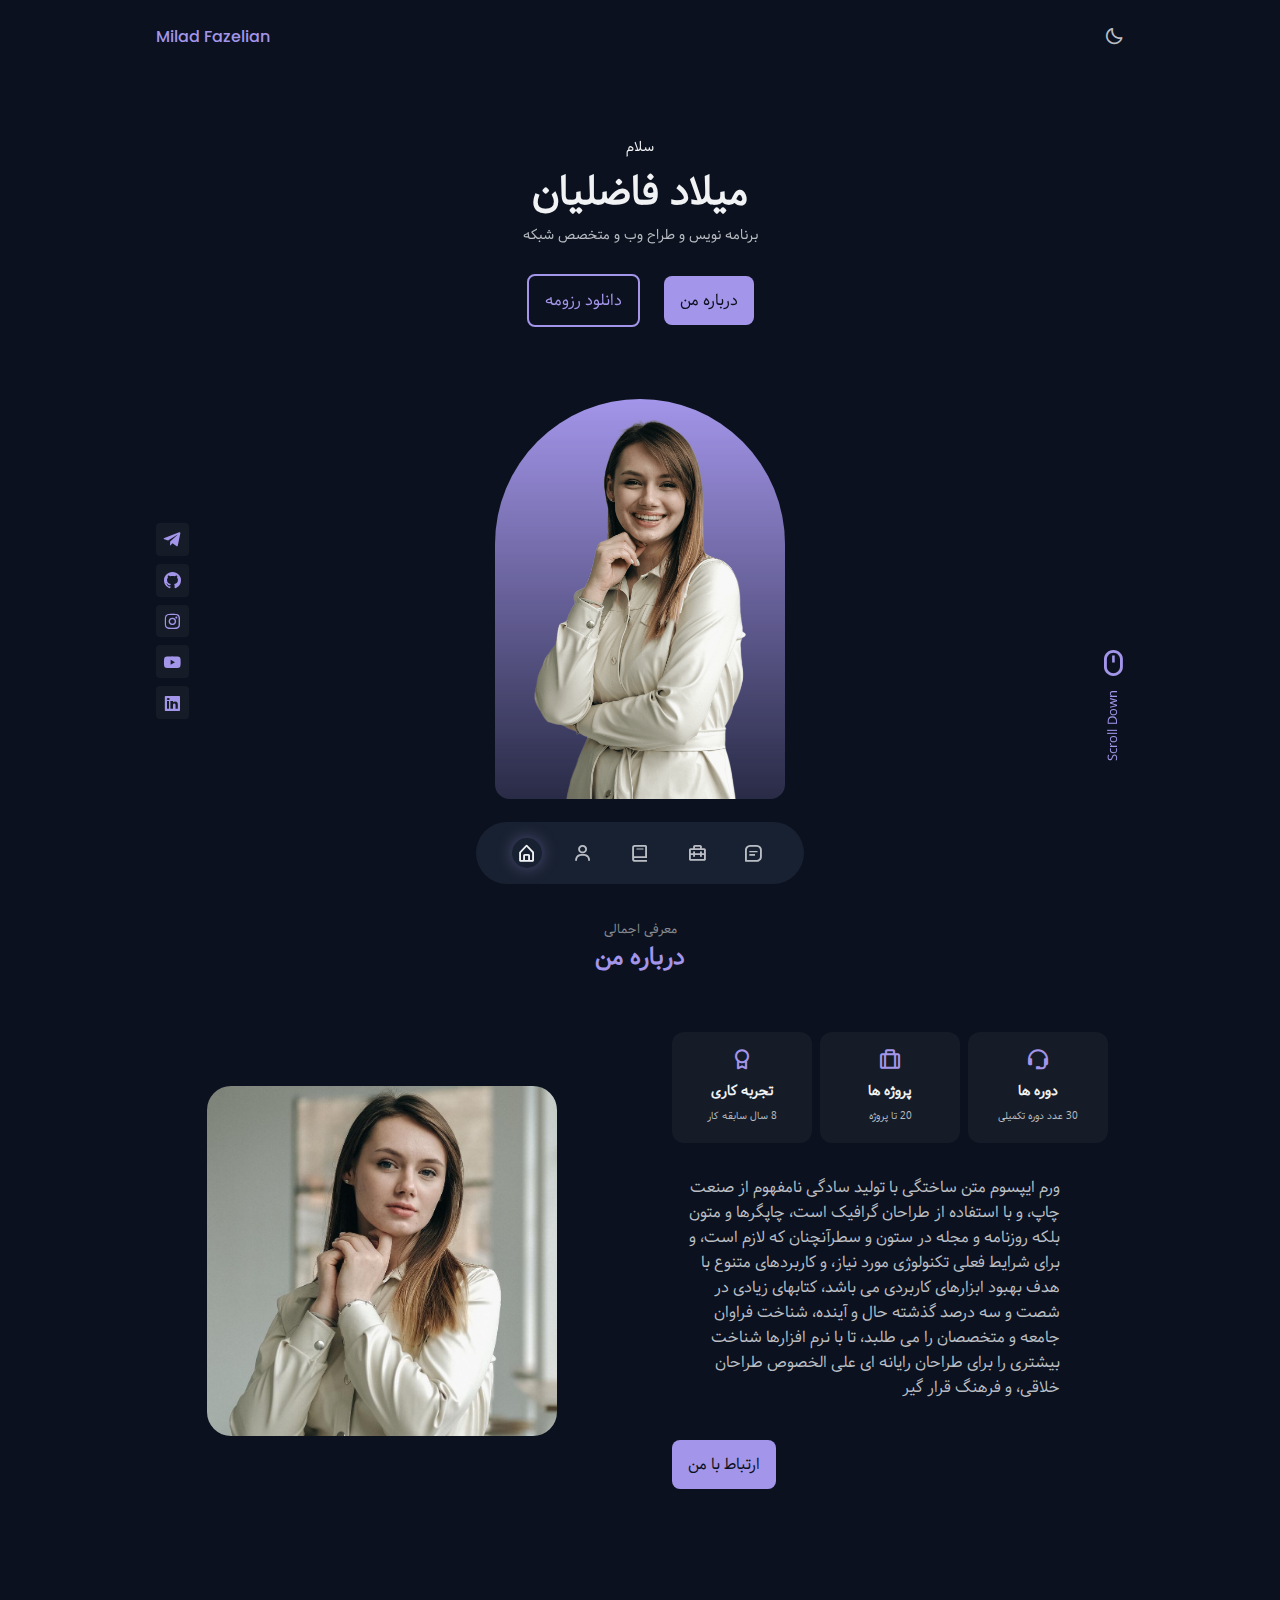
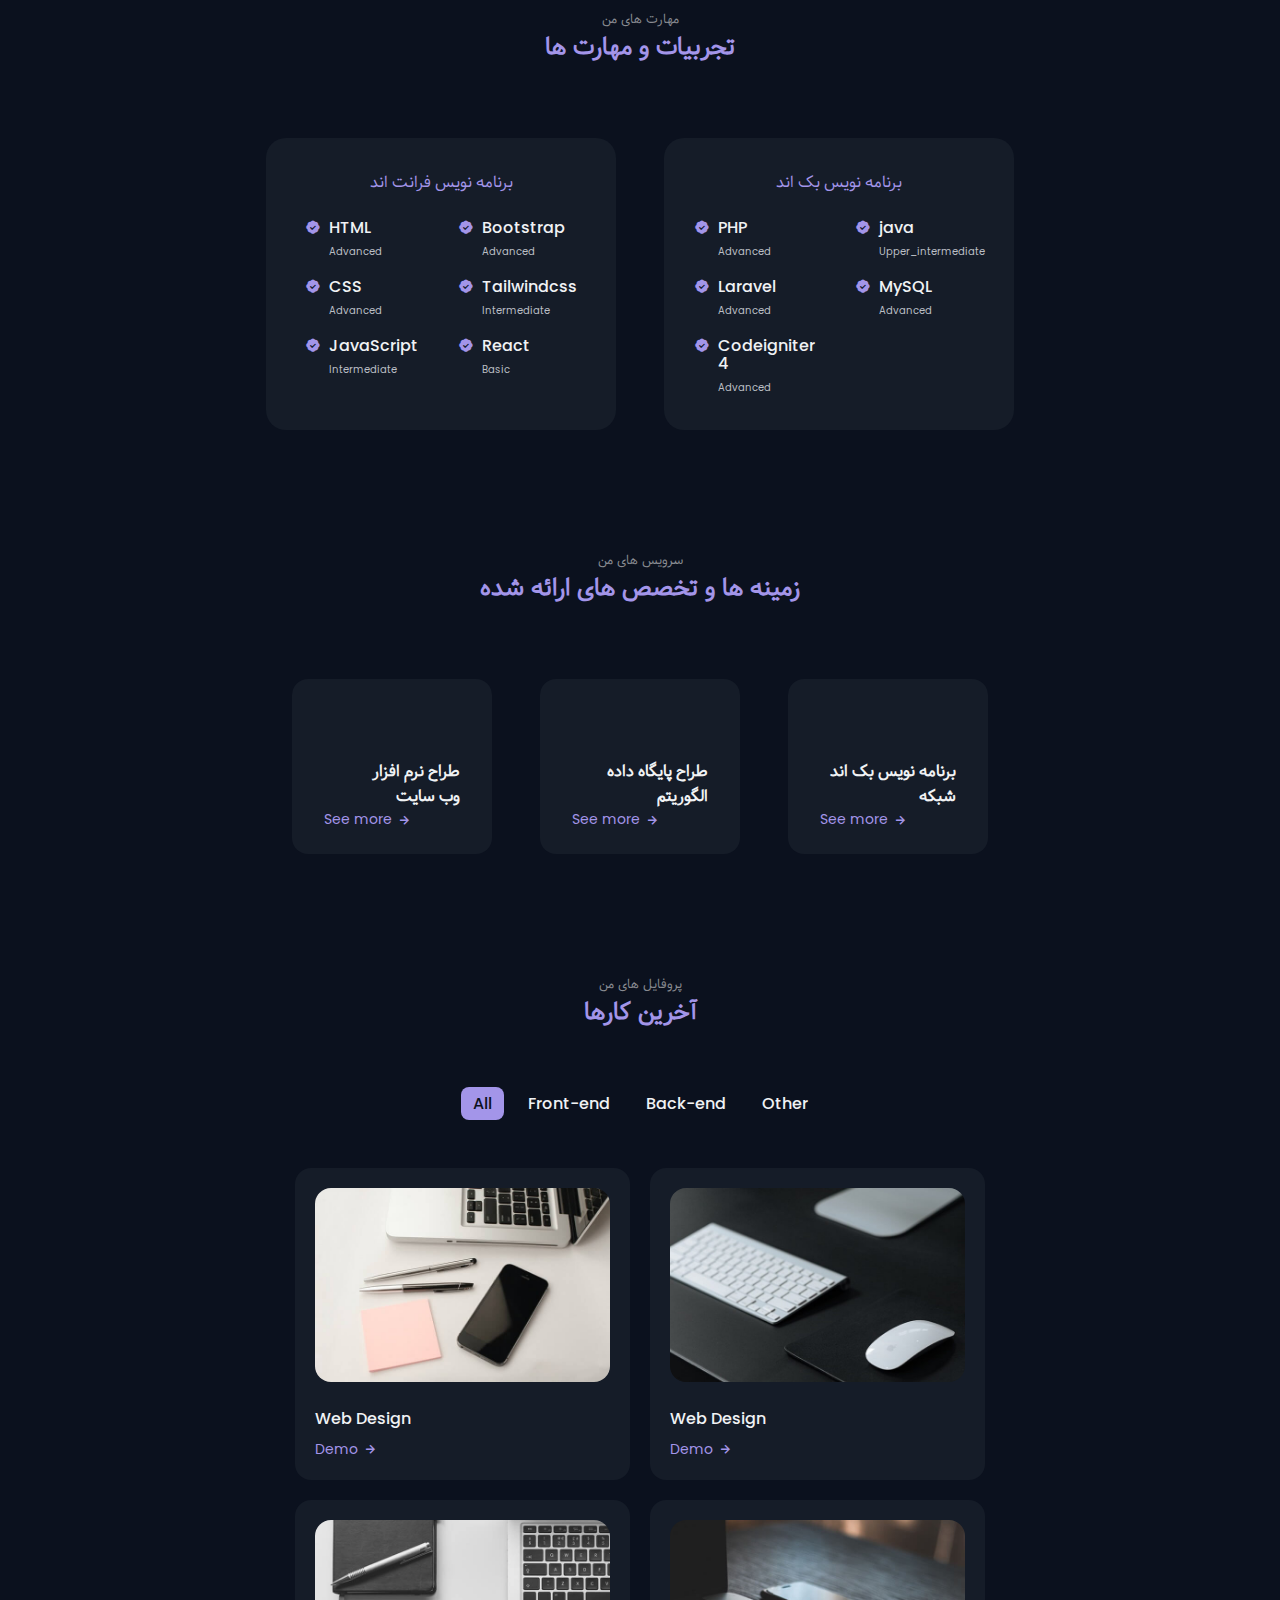
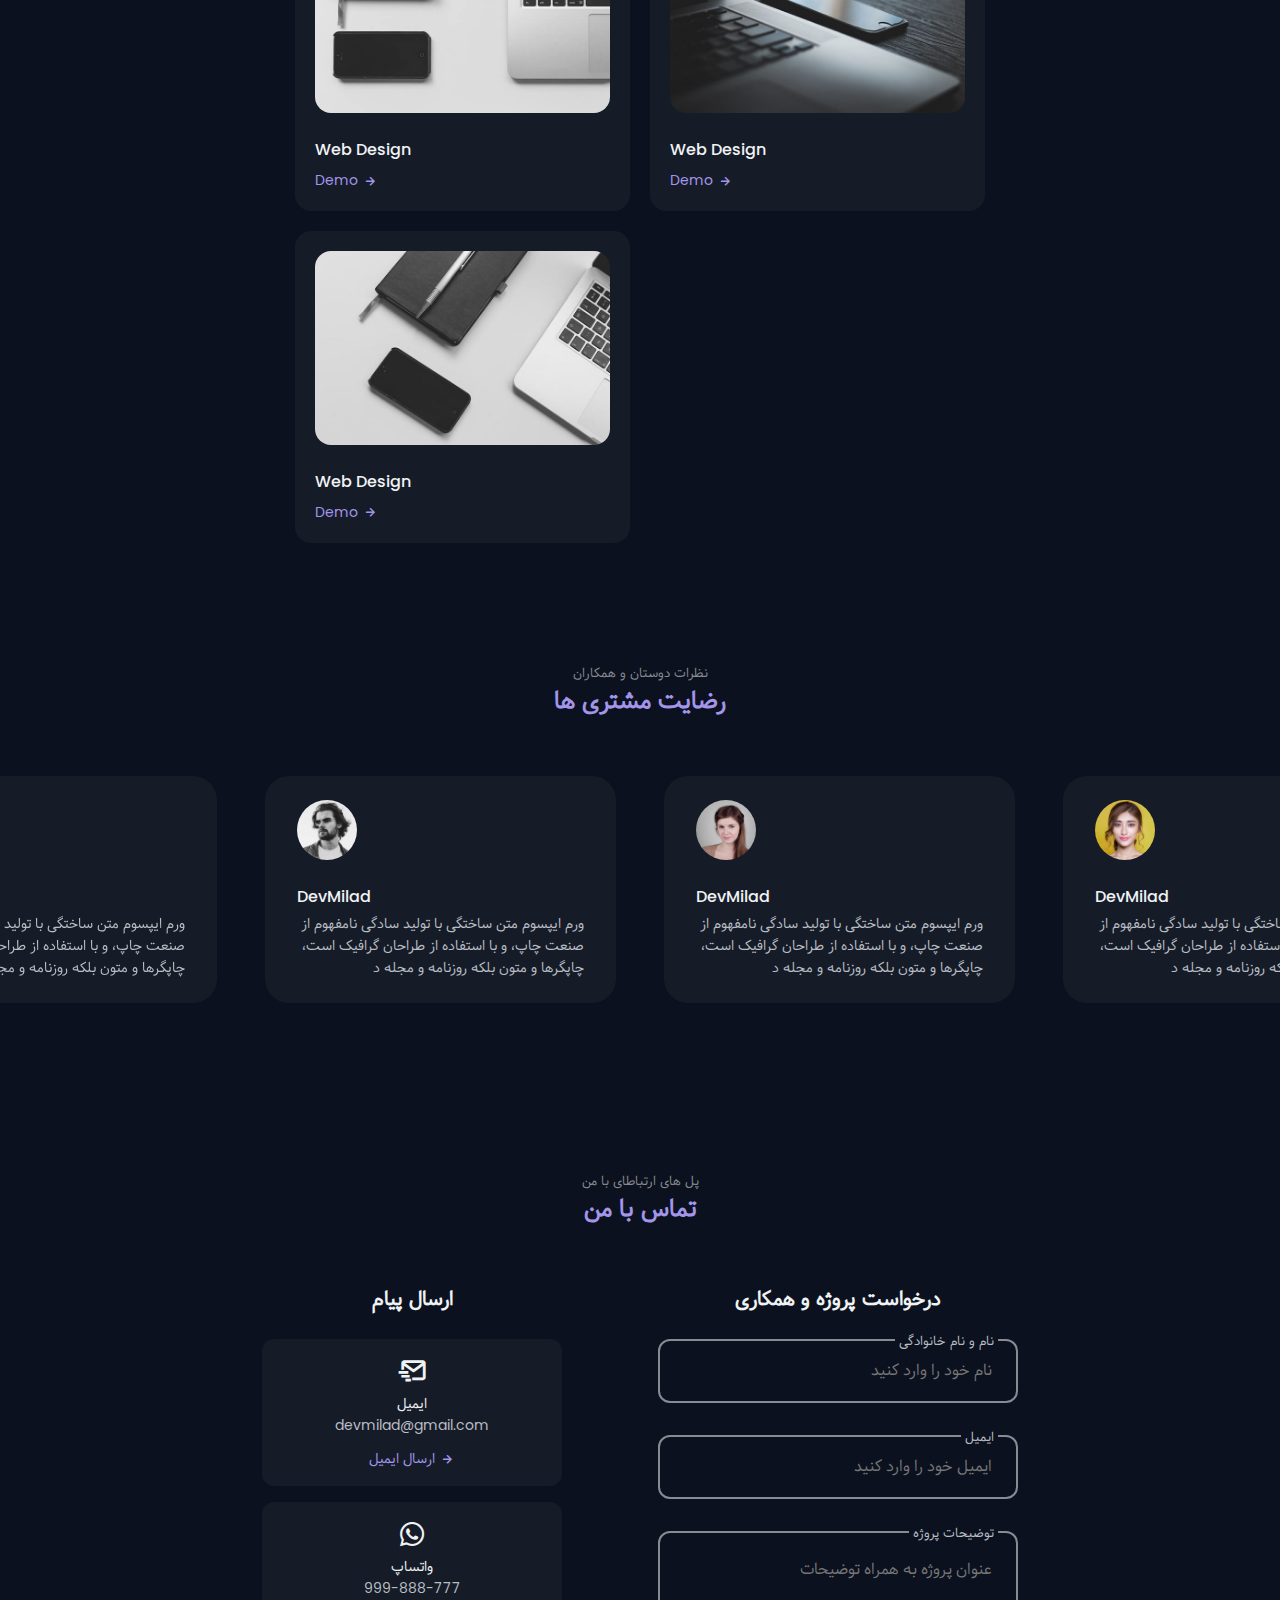
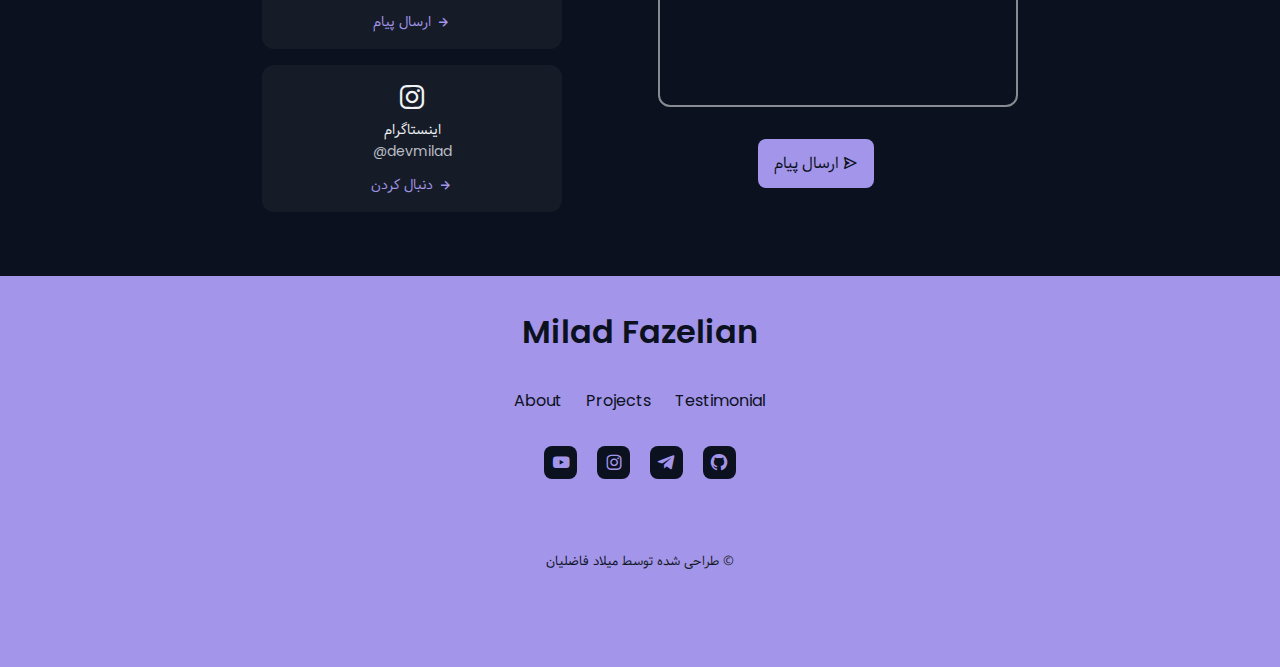
<file: index.html>
<!DOCTYPE html>
<html lang="en">

<head>
    <meta charset="UTF-8">
    <meta name="viewport" content="width=device-width, initial-scale=1.0">

    <!--=============== FAVICON ===============-->
    <link rel="shortcut icon" href="assets/img/devmilad-nobg.png" type="image/x-icon">

    <!--=============== BOXICONS LINKS ===============-->
    <link href='https://unpkg.com/boxicons@2.1.4/css/boxicons.min.css' rel='stylesheet'>

    <!--=============== SWIPER CSS ===============-->
    <link rel="stylesheet" href="assets/css/swiper-bundle.min.css">

    <!--=============== CSS ===============-->
    <link rel="stylesheet" href="assets/css/styles.css">

    <title> Responsive portfolio website Ansel </title>
</head>

<body>
    <!--=============== HEADER ===============-->
    <header class="header" id="header">
        <nav class="nav container">
            <a href="#" class="nav__logo">Milad Fazelian</a>

            <div class="nav__menu">
                <ul class="nav__list">
                    <li class="nav__item">
                        <a href="#home" class="nav__link active__link">
                            <i class="bx bx-home-alt"></i>
                        </a>
                    </li>

                    <li class="nav__item">
                        <a href="#about" class="nav__link">
                            <i class="bx bx-user"></i>
                        </a>
                    </li>

                    <li class="nav__item">
                        <a href="#skills" class="nav__link">
                            <i class="bx bx-book"></i>
                        </a>
                    </li>

                    <li class="nav__item">
                        <a href="#work" class="nav__link">
                            <i class="bx bx-briefcase-alt-2"></i>
                        </a>
                    </li>

                    <li class="nav__item">
                        <a href="#contact" class="nav__link">
                            <i class="bx bx-message-square-detail"></i>
                        </a>
                    </li>
                </ul>
            </div>

            <!-- theme change button -->
            <i class="bx bx-moon change-theme" id="theme-button"></i>
        </nav>
    </header>

    <!--=============== MAIN ===============-->
    <main class="main">
        <!--=============== HOME ===============-->
        <section class="home section" id="home">
            <div class="home__container container grid">
                <div class="home__data">
                    <span class="home__greeting">سلام</span>
                    <h1 class="home__name">میلاد فاضلیان </h1>
                    <h3 class="home__education">برنامه نویس و طراح وب و متخصص شبکه </h3>
                    <div class="home__buttons">
                        <a download="" href="assets/pdf/Ansel-Cv.pdf" class="button button--ghost"> دانلود رزومه
                        </a>
                        <a href="#about" class="button">درباره من</a>
                    </div>
                </div>
                <div class="home__handle">
                    <img src="assets/img/perfil.png" alt="" class="home__img">
                </div>
                <div class="home__social">
                    <a href="#" class="home__social-link">
                        <i class='bx bxl-telegram'></i>
                    </a>

                    <a href="#" class="home__social-link">
                        <i class='bx bxl-github'></i>
                    </a>

                    <a href="#" class="home__social-link">
                        <i class='bx bxl-instagram'></i>
                    </a>
                    <a href="#" class="home__social-link">
                        <i class='bx bxl-youtube'></i>
                    </a>
                    <a href="#" class="home__social-link">
                        <i class='bx bxl-linkedin-square'></i>
                    </a>
                </div>

                <a href="#about" class="home__scroll">
                    <i class='bx bx-mouse home__scroll-icon'></i>
                    <span class="home__scroll-name">Scroll Down</span>
                </a>

            </div>
        </section>

        <!--=============== ABOUT ===============-->
        <section class="about section" id="about">
            <span class="section__subtitle">معرفی اجمالی</span>
            <h2 class="section__title">درباره من</h2>

            <div class="about__container container grid">
                <img src="assets/img/about.jpg" alt="" class="about__img">

                <div class="about__data">
                    <div class="about__info ">

                        <div class="about__box">
                            <i class="bx bx-award about__icon"></i>
                            <h3 class="about__title">تجربه کاری</h3>
                            <span class="about__subtitle">
                                8 سال سابقه کار
                            </span>
                        </div>

                        <div class="about__box ">
                            <i class="bx bx-briefcase-alt about__icon"></i>
                            <h3 class="about__title">پروژه ها</h3>
                            <span class="about__subtitle">
                                20 تا پروژه
                            </span>
                        </div>

                        <div class="about__box">
                            <i class="bx bx-support about__icon"></i>
                            <h3 class="about__title">دوره ها</h3>
                            <span class="about__subtitle">
                                30 عدد دوره تکمیلی
                            </span>
                        </div>
                    </div>

                    <p class="about__description">
                        ورم ایپسوم متن ساختگی با تولید سادگی نامفهوم از صنعت چاپ، و با استفاده از طراحان گرافیک است،
                        چاپگرها و متون بلکه روزنامه و مجله در ستون و سطرآنچنان که لازم است، و برای شرایط فعلی تکنولوژی
                        مورد نیاز، و کاربردهای متنوع با هدف بهبود ابزارهای کاربردی می باشد، کتابهای زیادی در شصت و سه
                        درصد گذشته حال و آینده، شناخت فراوان جامعه و متخصصان را می طلبد، تا با نرم افزارها شناخت بیشتری
                        را برای طراحان رایانه ای علی الخصوص طراحان خلاقی، و فرهنگ قرار گیر
                    </p>
                    <a href="#contact" class="button">ارتباط با من</a>
                </div>
            </div>
        </section>

        <!--=============== SKILLS ===============-->
        <section class="skills section" id="skills">
            <span class="section__subtitle"> مهارت های من</span>
            <h2 class="section__title"> تجربیات و مهارت ها</h2>

            <div class="skills__container container grid">
                <div class="skills__content">
                    <h3 class="skills__title">برنامه نویس فرانت اند</h3>

                    <div class="skills__box">
                        <div class="skills__group">
                            <div class="skills__data">
                                <i class="bx bxs-badge-check"></i>

                                <div>
                                    <h3 class="skills__name">
                                        HTML
                                    </h3>
                                    <span class="skills__level">
                                        Advanced
                                    </span>
                                </div>
                            </div>

                            <div class="skills__data">
                                <i class="bx bxs-badge-check"></i>

                                <div>
                                    <h3 class="skills__name">
                                        CSS
                                    </h3>
                                    <span class="skills__level">
                                        Advanced
                                    </span>
                                </div>
                            </div>

                            <div class="skills__data">
                                <i class="bx bxs-badge-check"></i>

                                <div>
                                    <h3 class="skills__name">JavaScript</h3>
                                    <span class="skills__level">Intermediate</span>
                                </div>
                            </div>

                        </div>

                        <div class="skills__group">
                            <div class="skills__data">
                                <i class="bx bxs-badge-check"></i>

                                <div>
                                    <h3 class="skills__name">Bootstrap</h3>
                                    <span class="skills__level">Advanced</span>
                                </div>
                            </div>

                            <div class="skills__data">
                                <i class="bx bxs-badge-check"></i>

                                <div>
                                    <h3 class="skills__name">Tailwindcss</h3>
                                    <span class="skills__level">Intermediate</span>
                                </div>
                            </div>

                            <div class="skills__data">
                                <i class="bx bxs-badge-check"></i>

                                <div>
                                    <h3 class="skills__name">React</h3>
                                    <span class="skills__level">Basic</span>
                                </div>
                            </div>

                        </div>
                    </div>
                </div>

                <div class="skills__content">
                    <h3 class="skills__title">برنامه نویس بک اند</h3>

                    <div class="skills__box">
                        <div class="skills__group">
                            <div class="skills__data">
                                <i class="bx bxs-badge-check"></i>

                                <div>
                                    <h3 class="skills__name">
                                        PHP
                                    </h3>
                                    <span class="skills__level">
                                        Advanced
                                    </span>
                                </div>
                            </div>

                            <div class="skills__data">
                                <i class="bx bxs-badge-check"></i>

                                <div>
                                    <h3 class="skills__name">
                                        Laravel
                                    </h3>
                                    <span class="skills__level">
                                        Advanced
                                    </span>
                                </div>
                            </div>

                            <div class="skills__data">
                                <i class="bx bxs-badge-check"></i>

                                <div>
                                    <h3 class="skills__name">Codeigniter 4</h3>
                                    <span class="skills__level">Advanced</span>
                                </div>
                            </div>

                        </div>

                        <div class="skills__group">
                            <div class="skills__data">
                                <i class="bx bxs-badge-check"></i>

                                <div>
                                    <h3 class="skills__name">java</h3>
                                    <span class="skills__level">Upper_intermediate</span>
                                </div>
                            </div>



                            <div class="skills__data">
                                <i class="bx bxs-badge-check"></i>

                                <div>
                                    <h3 class="skills__name">MySQL</h3>
                                    <span class="skills__level">Advanced</span>
                                </div>
                            </div>

                        </div>
                    </div>
                </div>
            </div>
        </section>

        <!--=============== SERVICES ===============-->
        <section class="services section">
            <span class="section__subtitle"> سرویس های من</span>
            <h2 class="section__title"> زمینه ها و تخصص های ارائه شده </h2>

            <div class="services__container container grid">
                <div class="services__card">
                    <h3 class="services__title">
                        طراح نرم افزار
                  <br>  وب سایت</h3>

                    <span class="services__button">
                        See more <i class="bx bx-right-arrow-alt services__icon"></i>
                    </span>

                    <div class="services__modal">
                        <div class="services__modal-content">
                            <i class="bx bx-x services__modal-close"></i>

                            <h3 class="services__modal-title">
                                طراح نرم افزار
                                <br>  وب سایت
                            </h3>

                            <p class="services__modal-description">
                                ورم ایپسوم متن ساختگی با تولید سادگی نامفهوم از صنعت چاپ، و با استفاده از طراحان گرافیک است،
                                چاپگرها و متون بلکه روزنامه و مجله د
                            </p>

                            <ul class="services__modal-list">
                                <li class="services__modal-item">
                                    <i class="bx bx-check services__modal-icon"></i>
                                    <p class="services_modal-info">
                                    طراحی نرم افزار وب سایت 
                                    </p>
                                </li>
                            </ul>
                        </div>
                    </div>
                </div>

                <div class="services__card">
                    <h3 class="services__title">
                        طراح پایگاه داده
                    الگوریتم<br></h3>

                    <span class="services__button">
                        See more <i class="bx bx-right-arrow-alt services__icon"></i>
                    </span>

                    <div class="services__modal">
                        <div class="services__modal-content">
                            <i class="bx bx-x services__modal-close"></i>

                            <h3 class="services__modal-title">
                                طراح نرم افزار
                                <br>  وب سایت
                            </h3>

                            <p class="services__modal-description">
                                ورم ایپسوم متن ساختگی با تولید سادگی نامفهوم از صنعت چاپ، و با استفاده از طراحان گرافیک است،
                                چاپگرها و متون بلکه روزنامه و مجله د
                            </p>

                            <ul class="services__modal-list">
                                <li class="services__modal-item">
                                    <i class="bx bx-check services__modal-icon"></i>
                                    <p class="services_modal-info">
                                    طراحی نرم افزار وب سایت 
                                    </p>
                                </li>
                            </ul>
                        </div>
                    </div>
                </div>

                <div class="services__card">
                    <h3 class="services__title">برنامه نویس بک اند
                        <br> شبکه
                    </h3>

                    <span class="services__button">
                        See more <i class="bx bx-right-arrow-alt services__icon"></i>
                    </span>

                    <div class="services__modal">
                        <div class="services__modal-content">
                            <i class="bx bx-x services__modal-close"></i>

                            <h3 class="services__modal-title">
                                طراح نرم افزار
                               
                            </h3>

                            <p class="services__modal-description">
                                ورم ایپسوم متن ساختگی با تولید سادگی نامفهوم از صنعت چاپ، و با استفاده از طراحان گرافیک است،
                                چاپگرها و متون بلکه روزنامه و مجله د
                            </p>

                            <ul class="services__modal-list">
                                <li class="services__modal-item">
                                    <i class="bx bx-check services__modal-icon"></i>
                                    <p class="services__modal-info">
                                    طراحی نرم افزار وب سایت 
                                    </p>
                                </li>
                            </ul>
                        </div>
                    </div>
                </div>
            </div>

        </section>

        <!--=============== WORK ===============-->
        <section class="work section" id="work">
            <span class="section__subtitle"> پروفایل های من</span>
            <h2 class="section__title">  آخرین کارها </h2>

            <div class="work__filters">
                <span class="work__item active-work" data-filter="all">All</span>
                <span class="work__item" data-filter=".front">Front-end</span>
                <span class="work__item" data-filter=".back">Back-end</span>
                <span class="work__item" data-filter=".other">Other</span>
            </div>

            <div class="work__container container grid">
                <div class="work__card mix back">
                    <img src="assets/img/work1.jpg" alt="" class="work__img">

                    <h3 class="work__title">Web Design</h3>

                    <a href="#" class="work__button">
                        Demo <i class="bx bx-right-arrow-alt work__icon"></i>
                    </a>
                </div>

                <div class="work__card mix front">
                    <img src="assets/img/work2.jpg" alt="" class="work__img">

                    <h3 class="work__title">Web Design</h3>

                    <a href="#" class="work__button">
                        Demo <i class="bx bx-right-arrow-alt work__icon"></i>
                    </a>
                </div>

                <div class="work__card mix back">
                    <img src="assets/img/work3.jpg" alt="" class="work__img">

                    <h3 class="work__title">Web Design</h3>

                    <a href="#" class="work__button">
                        Demo <i class="bx bx-right-arrow-alt work__icon"></i>
                    </a>
                </div>

                <div class="work__card mix front">
                    <img src="assets/img/work4.jpg" alt="" class="work__img">

                    <h3 class="work__title">Web Design</h3>

                    <a href="#" class="work__button">
                        Demo <i class="bx bx-right-arrow-alt work__icon"></i>
                    </a>
                </div>

                <div class="work__card mix other">
                    <img src="assets/img/work5.jpg" alt="" class="work__img">

                    <h3 class="work__title">Web Design</h3>

                    <a href="#" class="work__button">
                        Demo <i class="bx bx-right-arrow-alt work__icon"></i>
                    </a>
                </div>
            </div>
        </section>

        <!--=============== TESTIMONIALS ===============-->
        <section class="testimonial section">
            <span class="section__subtitle">  نظرات دوستان و همکاران </span>
            <h2 class="section__title">   رضایت مشتری ها </h2>

            <div class="swipper testimonial__container container ">
                <div class="swiper-wrapper">
                    <div class="testimonial__card swiper-slide">
                        <img src="assets/img/testimonial1.png" alt="" class="testimonial__img">

                        <h3 class="testimonial__name">DevMilad</h3>
                        <p class="testimonial__description">
                            ورم ایپسوم متن ساختگی با تولید سادگی نامفهوم از صنعت چاپ، و با استفاده از طراحان گرافیک است،
                                چاپگرها و متون بلکه روزنامه و مجله د
                        </p> 
                    </div>

                    <div class="testimonial__card swiper-slide">
                        <img src="assets/img/testimonial2.png" alt="" class="testimonial__img">

                        <h3 class="testimonial__name">DevMilad</h3>
                        <p class="testimonial__description">
                            ورم ایپسوم متن ساختگی با تولید سادگی نامفهوم از صنعت چاپ، و با استفاده از طراحان گرافیک است،
                                چاپگرها و متون بلکه روزنامه و مجله د
                        </p> 
                    </div>

                    <div class="testimonial__card swiper-slide">
                        <img src="assets/img/testimonial3.png" alt="" class="testimonial__img">

                        <h3 class="testimonial__name">DevMilad</h3>
                        <p class="testimonial__description">
                            ورم ایپسوم متن ساختگی با تولید سادگی نامفهوم از صنعت چاپ، و با استفاده از طراحان گرافیک است،
                                چاپگرها و متون بلکه روزنامه و مجله د
                        </p> 
                    </div>
                  
                </div>
                <!-- <div class="swiper-pagination"></div> -->
                
            </div>
        </section>

        <!--=============== CONTACT ===============-->
        <section class="contact section" id="contact">
            <span class="section__subtitle">  پل های ارتباطای با من </span>
            <h2 class="section__title">  تماس با من </h2>

            <div class="contact__container cantainer grid">
                <div class="contact__content">
                    <h3 class="contact__title">ارسال پیام</h3>

                    <div class="contact__info">
                        <div class="contact__card">
                            <i class="bx bx-mail-send contact__card-icon"></i>
                            <h3 class="contact__card-title">ایمیل</h3>
                            <span class="contact__card-data">
                                devmilad@gmail.com
                            </span>

                            <a href="" target="_blank" class="contact__button">
                                ارسال ایمیل 
                                <i class="bx bx-right-arrow-alt contact__button-icon"></i>
                            </a>
                        </div>

                        <div class="contact__card">
                            <i class="bx bxl-whatsapp contact__card-icon"></i>
                            <h3 class="contact__card-title">واتساپ</h3>
                            <span class="contact__card-data">
                               999-888-777
                            </span>

                            <a href="" target="_blank" class="contact__button">
                                ارسال پیام 
                                <i class="bx bx-right-arrow-alt contact__button-icon"></i>
                            </a>
                        </div>

                        <div class="contact__card">
                            <i class="bx bxl-instagram contact__card-icon"></i>
                            <h3 class="contact__card-title">اینستاگرام</h3>
                            <span class="contact__card-data">
                                @devmilad
                            </span>

                            <a href="" target="_blank" class="contact__button">
                                دنبال کردن 
                                <i class="bx bx-right-arrow-alt contact__button-icon"></i>
                            </a>
                        </div>
                    </div>
                </div>

                <div class="contact__content">
                    <h3 class="contact__title">درخواست پروژه و همکاری</h3>

                    <form action="" class="contact__form">

                        <div class="contact__form-div">
                            <label for="" class="contact__form-tag">نام و نام خانوادگی</label>
                            <input type="text" name="" id="" class="contact__form-input" placeholder="نام خود را وارد کنید">
                        </div>

                        <div class="contact__form-div">
                            <label for="" class="contact__form-tag">ایمیل</label>
                            <input type="text" name="" id="" class="contact__form-input" placeholder="ایمیل خود را وارد کنید">
                        </div>

                        <div class="contact__form-div contact__form-area">
                            <label for="" class="contact__form-tag">توضیحات پروژه</label>
                            <textarea name="" id="" cols="30" rows="10" class="contact__form-input " placeholder="عنوان پروژه به همراه توضیحات"></textarea>
                        </div>

                        <button class="button button-form">ارسال پیام <i class='bx bx-send button-form-icon'></i></button>
                    </form>
                </div>

            </div>
        </section>
    </main>

    <!--=============== FOOTER ===============-->
    <footer class="footer">
        <div class="footer__container container">
            <h1 class="footer__title">Milad Fazelian</h1>

            <ul class="footer__list">
                <li>
                    <a href="#about" class="footer__link">About</a>
                </li>

                <li>
                    <a href="#work" class="footer__link">Projects</a>
                </li>

                <li>
                    <a href="#testimonial" class="footer__link">Testimonial</a>
                </li>
            </ul>

            <ul class="footer__social">
                <a href="" class="footer__social-link" target="_blank">
                    <i class='bx bxl-youtube'></i>
                </a>

                <a href="" class="footer__social-link" target="_blank">
                    <i class='bx bxl-instagram' ></i>
                </a>

                <a href="" class="footer__social-link" target="_blank">
                    <i class='bx bxl-telegram' ></i>
                </a>

                <a href="" class="footer__social-link" target="_blank">
                    <i class='bx bxl-github'></i>
                </a>
            </ul>

            <span class="footer__copy">
                &#169 طراحی شده توسط <a href="https://devmilad.ir/" class="websit-link" target="_blank"> میلاد فاضلیان</a> 
            </span>
        </div>
    </footer>

    <!--=============== SCROLLREVEAL ===============-->
    <script src="assets/js/scrollreveal.min.js"></script>

    <!--=============== SWIPER JS ===============-->
    <script src="assets/js/swiper-bundle.min.js"></script>

    <!--=============== MIXITUP FILTER ===============-->
    <script src="assets/js/mixitup.min.js"></script>

    <!--=============== MAIN JS ===============-->
    <script src="assets/js/main.js"></script>
</body>

</html>
</file>
<file: assets/css/styles.css>
/*=============== GOOGLE FONTS ===============*/
@import url("https://fonts.googleapis.com/css2?family=Poppins:wght@400;500;600&display=swap");
@font-face {
  font-family: Samim;

src: url('../fonts/Samim.woff') format('woff');
}

@font-face {
  font-family: Samim-bold;
  src: url('../fonts/Samim-Bold.woff') format('woff');
}
/*=============== VARIABLES CSS ===============*/
:root {
  --header-height: 3.5rem;

  /*========== Colors ==========*/
  /*Color mode HSL(hue, saturation, lightness)*/
  /*
        Purple: hsl(250, 66%, 75%)
        Blue: hsl(207, 90%, 72%)
        Pink: hsl(356, 66%, 75%)
        Teal: hsl(174, 63%, 62%)
  */
  --first-hue: 250;
  --sat: 66%;
  --lig: 75%;
  --second-hue: 219;
  --first-color: hsl(var(--first-hue), var(--sat), var(--lig));
  --first-color-alt: hsl(var(--first-hue), var(--sat), 71%); /* -4% */
  --title-color: hsl(var(--second-hue), 15%, 95%);
  --text-color: hsl(var(--second-hue), 8%, 75%);
  --text-color-light: hsl(var(--second-hue), 4%, 55%);
  --body-color: hsl(var(--second-hue), 48%, 8%);
  --container-color: hsl(var(--second-hue), 32%, 12%);

  /*========== Font and typography ==========*/
  /*.5rem = 8px | 1rem = 16px ...*/
  --body-font: 'Samim', sans-serif;
  --latin-font: 'Poppins', sans-serif;
  --biggest-font-size: 1.75rem;
  --h1-font-size: 1.5rem;
  --h2-font-size: 1.25rem;
  --h3-font-size: 1rem;
  --normal-font-size: .938rem;
  --small-font-size: .813rem;
  --smaller-font-size: .75rem;
  --tiny-font-size: .625rem;

  /*========== Font weight ==========*/
  --font-medium: 500;
  --font-semibold: 600;

  /*========== z index ==========*/
  --z-tooltip: 10;
  --z-fixed: 100;
  --z-modal: 1000;
}

/* Responsive typography */
@media screen and (min-width: 968px) {
  :root {
    --biggest-font-size: 2.5rem;
    --h1-font-size: 2.25rem;
    --h2-font-size: 1.5rem;
    --h3-font-size: 1.25rem;
    --normal-font-size: 1rem;
    --small-font-size: .875rem;
    --smaller-font-size: .813rem;
  }
}

/*=============== BASE ===============*/
* {
  box-sizing: border-box;
  padding: 0;
  margin: 0;
}

html {
  scroll-behavior: smooth;
}

body,
button,
input,
textarea {
  font-family: var(--body-font);
  font-size: var(--normal-font-size);
}

body {
  background-color: var(--body-color);
  color: var(--text-color);
  transition: .4s; /* for light mode animation */
}

h1, h2, h3 {
  color: var(--title-color);
  font-weight: var(--font-semibold);
}

ul {
  list-style: none;
}

a {
  text-decoration: none;
}

button {
  cursor: pointer;
  border: none;
  outline: none;
}

img {
  max-width: 100%;
  height: auto;
}

::selection{
  background-color: var(--first-color);
  color: var(--title-color);
}
/*=============== THEME ===============*/
.change-theme{
  font-size: 1.25rem;
  cursor: pointer;
  transition: .3s;
}

.change-theme:hover{
  color: var(--first-color) ;
}

/*========== Variables Dark theme ==========*/
body.light-theme{
  --title-color: hsl(var(--second-hue), 15%, 15%);
  --text-color: hsl(var(--second-hue), 8%, 35%);
  --body-color: hsl(var(--second-hue), 100%, 99%);
  --container-color: #fff;
}

/*========== 
    Color changes in some parts of 
    the website, in light theme
==========*/
.light-theme .nav__menu{
  background-color: hsla(var(--second-hue), 32%, 90%, .8 );
}

.light-theme .section__subtitle{
  color: var(--text-color);
}

.light-theme .home__social-link,
.light-theme .home__scroll,
.light-theme .button,
.light-theme .button:hover,
.light-theme .footer__title,
.light-theme .footer__link,
.light-theme .footer__copy{
  color: var(--title-color);
}

.light-theme .about__box{
  box-shadow: 0 2px 8px hsl(var(--second-hue), 48%, 8%,.1);
}

.light-theme .skills__content,
.light-theme .services__card,
.light-theme .work__card,
.light-theme .testimonial__card,
.light-theme .contact__card {
  box-shadow: 0 2px 16px hsl(var(--second-hue), 48%, 8%,.1);
}

.light-theme .footer__social-link{
  background-color: var(--title-color);
}

.light-theme::-webkit-scrollbar{
  background-color: hsl(var(--second-hue), 8%, 66%);
}

.light-theme::-webkit-scrollbar-thumb{
  background-color: hsl(var(--second-hue), 8%, 54%);
}

.light-theme::-webkit-scrollbar-thumb:hover {
  background-color: hsl(var(--second-hue), 8%, 44%);
}
/*=============== REUSABLE CSS CLASSES ===============*/
.container {
  max-width: 968px;
  margin-left: 1rem;
  margin-right: 1rem;
}

.grid {
  display: grid;
  gap: 1.25rem;
}

.main {
  overflow: hidden;
}

.section {
  padding: 3.5rem 0 1rem;
}

.section__title, 
.section__subtitle {
  text-align: center;
}

.section__title {
  font-size: var(--h2-font-size);
  color: var(--first-color);
  margin-bottom: 2rem;
}

.section__subtitle {
  display: block;
  font-size: var(--smaller-font-size);
  color: var(--text-color-light);
}

/*=============== HEADER & NAV===============*/
.header{
  position: fixed;
  top: 0;
  left: 0;
  width: 100%;
  background-color: var(--body-color);
  z-index: var(--z-fixed);
  transition: .4s;
}

.nav{
  height: var(--header-height);
  display: flex;
  justify-content: space-between;
  align-items: center;
  font-family: var(--latin-font);
}

.nav__logo{
  color: var(--first-color);
  font-family: var(--latin-font);
  font-weight: var(--font-medium);
  transition: .4s;
}

.nav__logo:hover{
  color: var(--first-color-alt);
}

.nav__menu{
  position: fixed;
  bottom: 1rem;
  background-color: hsla(var(--second-hue),32%,16%,.8);
  width: 90%;
  border-radius: 4rem;
  padding: 1rem 2.25rem;
  backdrop-filter: blur(10px);
  transition: .4s;
}
.nav__list{
  display: flex;
  justify-content: space-between;
  align-items: center;
}

.nav__link{
  color: var(--text-color);
  font-size: 1.25rem;
  padding: .3rem;
  display: flex;
  border-radius: 5rem;
}
/* Active link */
.active__link{
  background: linear-gradient(180deg,
              hsla(var(--first-color),var(--sat),var(--lig),1),
              hsla(var(--first-hue),var(--sat),var(--lig),.2));
  box-shadow: 0 0 16px hsla(var(--first-hue),var(--sat),var(--lig),.4); 
  color: var(--title-color);           
}

/* Change background header */
.scroll-header{
  box-shadow: 0 0 16px hsla(0, 0%, 4%, .3);
}

/*=============== HOME ===============*/
.home__container{
  position: relative;
  row-gap: 4.5rem;
  padding-top: 2rem;
}
.home__data{
  text-align: center;
}

.home__greeting,
.home__education{
  font-size: var(--small-font-size);
  font-weight: var(--font-medium);
}

.home__greeting{
  display: block;
  color: var(--title-color);
  margin-bottom: 0.25rem;
}

.home__education{
  color: var(--text-color);
  margin-bottom: 0.25rem;
}

.home__name{
  font-size: var(--biggest-font-size);
}

.home__img{
  width: 160px;
}

.home__handle{
  justify-self: center;
  width: 190px;
  height: 293px;
  background: linear-gradient(180deg,
              hsla(var(--first-hue),var(--sat),var(--lig),1),
              hsla(var(--first-hue),var(--sat),var(--lig),.2));
  border-radius: 10rem 10rem 1rem 1rem;
  display: flex;
  align-items: flex-end;
  justify-content: center;
  overflow: hidden;
}

.home__buttons{
  display: flex;
  justify-content: center;
  align-items: center;
  gap: 1.5rem;
  padding-top: 1.5rem;
}

.home__social,
.home__scroll{
  position: absolute;
}

.home__social{
  bottom: 5rem;
  left: 0;
  display: grid;
  row-gap: .5rem;
}

.home__social-link{
  width: max-content;
  background-color: var(--container-color);
  color: var(--first-color);
  padding: .25rem;
  border-radius: .25rem;
  display: flex;
  font-size: 1rem;
  transition: .4s;
}

.home__social-link:hover{
  background-color: var(--first-color);
  color: #fff;
}

.home__scroll{
  color: var(--first-color);
  right: -1.5rem;
  bottom: 4rem;
  display: grid;
  row-gap: 2.25rem;
  justify-items: center;

}

.home__scroll-icon{
  font-size: 1.25rem;
}

.home__scroll-name{
  font-size: var(--smaller-font-size);
  transform: rotate(-90deg);
}
/*=============== BUTTONS ===============*/
.button{
  display: inline-block;
  background-color: var(--first-color);
  color: var(--body-color);
  padding: .75rem 1rem;
  border-radius: .5rem;
  font-weight: var(--font-medium);
  transition: .4s;
}

.button:hover{
  background-color: var(--first-color-alt);
  color: var(--body-color);
}

.button--ghost{
  background-color: transparent;
  border: 2px solid var(--first-color);
  color: var(--first-color);
}

/*=============== ABOUT ===============*/
.about__container{
  row-gap: 2.5rem;
  
}

.about__img{
  width: 220px;
  border-radius: 1.5rem;
  justify-self: center;
}

.about__data{
  text-align: center;
}

.about__info{
  display: grid;
  grid-template-columns: repeat(3, 1fr);
  gap: .5rem;
  margin-bottom: 2rem;
}

.about__box{
  background-color: var(--container-color);
  border-radius: .75rem;
  padding: .75rem .5rem;
  direction: rtl;
}

.about__icon{
  font-size: 1.5rem;
  color: var(--first-color);
  margin-bottom: .5rem;
} 

.about__title{
  font-size: var(--small-font-size);
}

.about__subtitle{
  font-size: var(--tiny-font-size);
  font-family: var(--body-font);
}

.about__description{
  margin-bottom: 2rem;
}
/*=============== SKILLS ===============*/
.skills__container{
  row-gap: 2rem;
  padding-top: 1rem;
}

.skills__content{
  background-color: var(--container-color);
  padding: 1.5rem;
  border-radius: 1.25rem;
}

.skills__title{
  font-size: var(--normal-font-size);
  font-weight: var(--font-medium);
  color: var(--first-color);
  text-align: center;
  margin-bottom: 1.5rem;
}

.skills__box{
  display: flex;
  justify-content: center;
  column-gap: 2.5rem;
}

.skills__group{
  display: grid;
  align-content: flex-start;
  row-gap: 1rem;
}

.skills__data{
  display: flex;
  column-gap: .5rem;
  font-family: var(--latin-font);
}

.skills  .bxs-badge-check{
  font-size: 1rem;
  color: var(--first-color);
}

.skills__name{
  font-size: var(--normal-font-size);
  font-weight: var(--font-medium);
  line-height: 18px;
  
}

.skills__level{
  font-size: var(--tiny-font-size);
}

/*=============== SERVICES ===============*/
.services__container{
  grid-template-columns: repeat(2,1fr);
  gap: 1.5rem;
  padding-top: 1rem;
}

.services__card{
  background-color: var(--container-color);
  padding: 3rem 1.5rem 1.5rem;
  border-radius: 1rem;
}

.services__button{
  color: var(--first-color);
  font-size: var(--small-font-size);
  display: flex;
  align-items: center;
  column-gap: .25rem;
  cursor: pointer;
  font-family: var(--latin-font);
}

.services__button:hover .services__icon{
  transform: translateX(.25rem);
}

.services__icon{
  font-size: 1rem;
  transition: .4s;
}
.services__title{
  direction: rtl;
  font-size: var(--font-medium);
  padding: 0;
}
/* Services modal */
.services__modal{
  position: fixed;
  inset: 0;
  background-color: hsla(var(--second-hue), 28%, 16%, .7);
  padding: 2rem 1rem;
  display: grid;
  place-items: center;
  visibility: hidden;
  opacity: 0;
  transition: .4s;
  z-index: var(--z-modal);
}

.services__modal-content{
  position: relative;
  background-color: var(--body-color);
  padding: 4.5rem 1.5rem 2.5rem;
  border-radius: 1.5rem;
}
.services__modal-title, .services__modal-description{
  text-align: center;
}
.services__modal-title{
  font-size: var(--h3-font-size);
  color: var(--first-color);
  margin-bottom: 1rem;
}

.services__modal-description{
  font-size: var(--small-font-size);
  margin-bottom: 2rem;
}

.services__modal-list{
  display: grid;
  row-gap: .75rem;
}

.services__modal-item{
  display: flex;
  align-items: flex-start;
  column-gap: .5rem;
  direction: rtl;
}

.services__modal-icon{
  font-size: 1.5rem;
  color: var(--first-color);
}

.services__modal-info{
  font-size: var(--small-font-size);
}

.services__modal-close{
  position: absolute;
  top: 1.5rem;
  right: 1.5rem;
  font-size: 1.5rem;
  color: var(--first-color);
  cursor: pointer;
}
/*Active modal*/
.active-modal{
  opacity: 1;
  visibility: visible;
}

/*=============== WORK ===============*/
.work__container{
  padding-top: 1rem;
}

.work__filters{
  display: flex;
  justify-content: center;
  align-items: center;
  column-gap: .75rem;
  margin-bottom: 2rem;
  font-family: var(--latin-font);
}

.work__item{
  cursor: pointer;
  color: var(--title-color);
  padding: .25rem .75rem;
  font-weight: var(--font-medium);
  border-radius: .5rem;
}

.work__card{
  background-color: var(--container-color);
  padding: 1rem;
  border-radius: 1rem;
}

.work__img{
  border-radius: 1rem;
  margin-bottom: .75rem;
}

.work__title{
  font-size: var(--normal-font-size);
  font-weight: var(--font-medium);
  margin-bottom: .25rem;
  font-family: var(--latin-font);
}

.work__button{
  width: max-content;
  color: var(--first-color);
  font-size: var(--small-font-size);
  display: flex;
  align-items: center;
  column-gap: .25rem;
  font-family: var(--latin-font);
}

.work__button:hover .work__icon{
  transform: translateX(.25rem);
}
.work__icon{
  font-size: 1rem;
  transition: .4s;
}
/* Active item work*/
.active-work{
  background-color: var(--first-color);
  color: var(--body-color);
}

/*=============== TESTIMONIAL ===============*/
.testimonial__card{
  background-color: var(--container-color);
  padding: 1.25rem 1.5rem;
  border-radius: 1.5rem;
  margin-bottom: 3rem;
}

.testimonial__img{
  width:60px;
  border-radius: 3rem;
  margin-bottom: 1rem;
}

.testimonial__name{
  font-size: var(--normal-font-size);
  font-weight: var(--font-medium);
  margin-bottom: 0.25rem;
  font-family: var(--latin-font);
}

.testimonial__description{
  font-size: var(--small-font-size);
  direction: rtl;
}


/* Swiper class */
.swiper-pagination-bullet{
  background-color: var(--text-color-light);
  position: none;
}

.swiper-pagination-bullet-active{
  background-color: var(--first-color);
}

/*=============== CONTACT ===============*/
.contact__container{
  row-gap: 3rem;
  padding-bottom: 3rem;
}

.contact__title{
  text-align: center;
  font-size: var(--h3-font-size);
  margin-bottom: 1.5rem;
}

.contact__info{
  display: grid;
  gap: 1rem;
}

.contact__card{
  background-color: var(--container-color);
  padding: 1rem;
  border-radius: .75rem;
  text-align: center;
}

.contact__card-icon{
  font-size: 2rem;
  color: var(--title-color);
  margin-bottom: 0.25rem;
}

.contact__card-title,
.contact__card-data{
  font-size: var(--small-font-size);
}

.contact__card-title{
  font-weight: var(--font-medium);
}

.contact__card-data{
  display: block;
  margin-bottom: 0.75rem;
  font-family: var(--latin-font);
}

.contact__button{
  color: var(--first-color);
  font-size: var(--small-font-size);
  display: flex;
  align-items: center;
  justify-content: center;
  column-gap: 0.25rem;
}

.contact__button:hover  .contact__button-icon{
  transform: translateX(.25rem);
}

.contact__button-icon{
  font-size: 1rem;
  transition: .4s;
}

.contact__form-div{
  position: relative;
  margin-bottom: 2rem;
  height: 4rem;
  direction: rtl;
}

.contact__form-input{
  position: absolute;
  top: 0;
  left: 0;
  width: 100%;
  height: 100%;
  border: 2px solid var(--text-color-light);
  background: none;
  color: var(--text-color);
  outline: none;
  padding: 1.5rem;
  border-radius: .75rem;
  z-index: 1;
}

.contact__form-tag{
  position: absolute;
  top: -.75rem;
  right: 1.25rem;
  font-size: var(--smaller-font-size);
  padding: 0.25rem;
  background-color: var(--body-color);
  z-index: 10;
}

.contact__form-area{
  height: 11rem;
}

.contact__form-area textarea{
  resize: none;
}
.button-form:hover .button-form-icon{
  transform: translateX(.25rem);
}
.button-form{
 float: right;
 display: flex;
 justify-content: center;
 align-items: center;
  margin-right: 40%;
  margin-bottom: 1rem;
}

.button-form i{
  margin-left: .2rem ;
  transition: .4s;
}


/*=============== FOOTER ===============*/
.footer{
  background-color: var(--first-color);
}

.footer__container{
  padding: 2rem 0 6rem ;
}

.footer__title,
.footer__link{
  color: var(--body-color);
  font-family: var(--latin-font);
}

.footer__title{
  text-align: center;
  margin-bottom: 2rem;
}

.footer__list{
  display: flex;
  justify-content: center;
  column-gap: 1.5rem;
  margin-bottom: 2rem;
}

.footer__social{
  display: flex;
  justify-content: center;
  column-gap: 1.25rem ;
}

.footer__social-link{
  background-color: var(--body-color);
  color: var(--first-color);
  padding: .25rem;
  border-radius: .25rem;
  font-size: 1rem;
  display: inline-flex;
}

.footer__copy{
  direction: rtl;
  display: block;
  margin-top: 4.5rem;
  color: var(--container-color);
  text-align: center;
  font-size: var(--smaller-font-size);
}

.websit-link{
  color: var(--body-color);
  font-weight: var(--font-medium);
}
/*=============== SCROLL BAR ===============*/
::-webkit-scrollbar{
  width: .6rem;
  border-radius: .5rem;
  background-color: hsl(var(--second-hue), 8%, 38%);
}

::-webkit-scrollbar-thumb{
  background-color: hsl(var(--second-hue), 8%, 26%);
  border-radius: .5rem;
}

::-webkit-scrollbar-thumb:hover{
  background-color: hsl(var(--second-hue), 8%, 20%);
}
/*=============== BREAKPOINTS ===============*/
/* For small devices */
@media screen and (max-width: 320px ){
        .nav__menu{
          padding: 1rem 1.5rem;
        }

        .home__buttons{
          flex-direction: column;
        }

        .home__handle{
          width: 150px;
          height: 253px;
        }

        .home__img{
          width: 130px;
        }

        .about__info{
          grid-template-columns: repeat(2,1fr);
        }

        .skills__box{
          column-gap: 1rem;
        }

        .skills__name{
          font-size: var(--small-font-size);
        }

        .services__container{
          grid-template-columns: 145px;
          justify-content: center;
        }

        .work__item{
          font-size: var(--small-font-size);
        }

        .work__filters{
          column-gap: .25rem;
        }
}

/* For medium devices */
@media screen and (min-width:576px){
  .nav__menu{
    width: 328px;
    left: 0;
    right: 0;
    margin: 0 auto;
  }

  .about__info{
    grid-template-columns: repeat(3,140px);
    justify-content: center;
  }

  .skills__container{
    justify-content: center;
  }

  .skills__content{
    padding: 2rem 4rem;
  }

  .services__container{
    grid-template-columns: repeat(2,160px);
    justify-content: center;
  }

  .services__modal-content{
    width:500px;
    padding: 4.5rem 2.5rem  2.5rem;
  }

  .services__modal-description{
    padding: 0 3.5rem;
  }

  .work__container{
    justify-content: center;
  }

  .work__img{
    width: 295px;
  }

  .contact__info{
    grid-template-columns: 300px;
    justify-content: center;
  }

  .contact__form{
    width: 360px;
    margin: 0 auto;
  }
}

@media screen and (min-width: 767px){
  .work__container{
    grid-template-columns: repeat(2,max-content);
  }

  .contact__container{
    grid-template-columns: repeat(2,max-content);
    justify-content: center;
    column-gap: 3rem;
  }
  .about__container{
    grid-template-columns: repeat(2 , 1fr);
    align-items: center;
    column-gap: 4rem;
  }
}
/* For large devices */
@media screen and (min-width: 992px) {
  .container{
    margin-left: auto;
    margin-right: auto;
  }

  .section{
    padding: 6.5rem 0 1rem;
  }

  .section__title{
    margin-bottom: 3.5rem;
  }

  .nav{
    height: calc(var(--header-height) + 1rem);
  }

  .home__handle{
    width: 290px;
    height: 400px;
  }

  .home__img{
    width: 220px;
  }

  .home__social-link{
    padding: .4rem;
    font-size: 1.25rem;
  }

  .home__socail::after{
     transform: rotate(90deg) translate(16px,0);
  }

  .home__scroll-icon{
    font-size: 2rem;
  }

  .about__container{
   
    grid-template-columns: repeat(2 , 1fr);
    align-items: center;
    column-gap: 4rem;
  }
 
  .about__img{
    width: 350px;
  }

  .about__data{
    text-align: initial;
  }

  .about__info{
    justify-content: initial;
  }

  .about__box{
    text-align: center;
    padding: 1rem 1.25rem;
  }

  .about__description{
    direction: rtl;
    padding: 0 4rem 0 0 ;
    margin-bottom: 2.5rem;
  }

  .skills__container{
    grid-template-columns: repeat(2,350px);
    column-gap: 3rem;
  }

  .services__container{
    grid-template-columns: repeat(3,200px);
    column-gap: 3rem;
  }

  .services__card{
    padding: 5rem 2rem 1.5rem;
  }

  .work__container{
    grid: 3rem;
  }

  .work__card{
    padding: 1.25rem;
  }

  .work__img{
    margin-bottom: 1rem;
  }

  .work__title{
    margin-bottom: .5rem;
  }

  .testimonial__container{
    width: 750px;
  }

  .testimonial__card{
    padding: 1.5rem 2rem;
  }

  .contact__container{
    column-gap: 6rem;
  }

  .footer__social-link{
    font-size: 1.25rem;
    padding: .4rem;
    border-radius: .5rem;
  }
}
</file>
